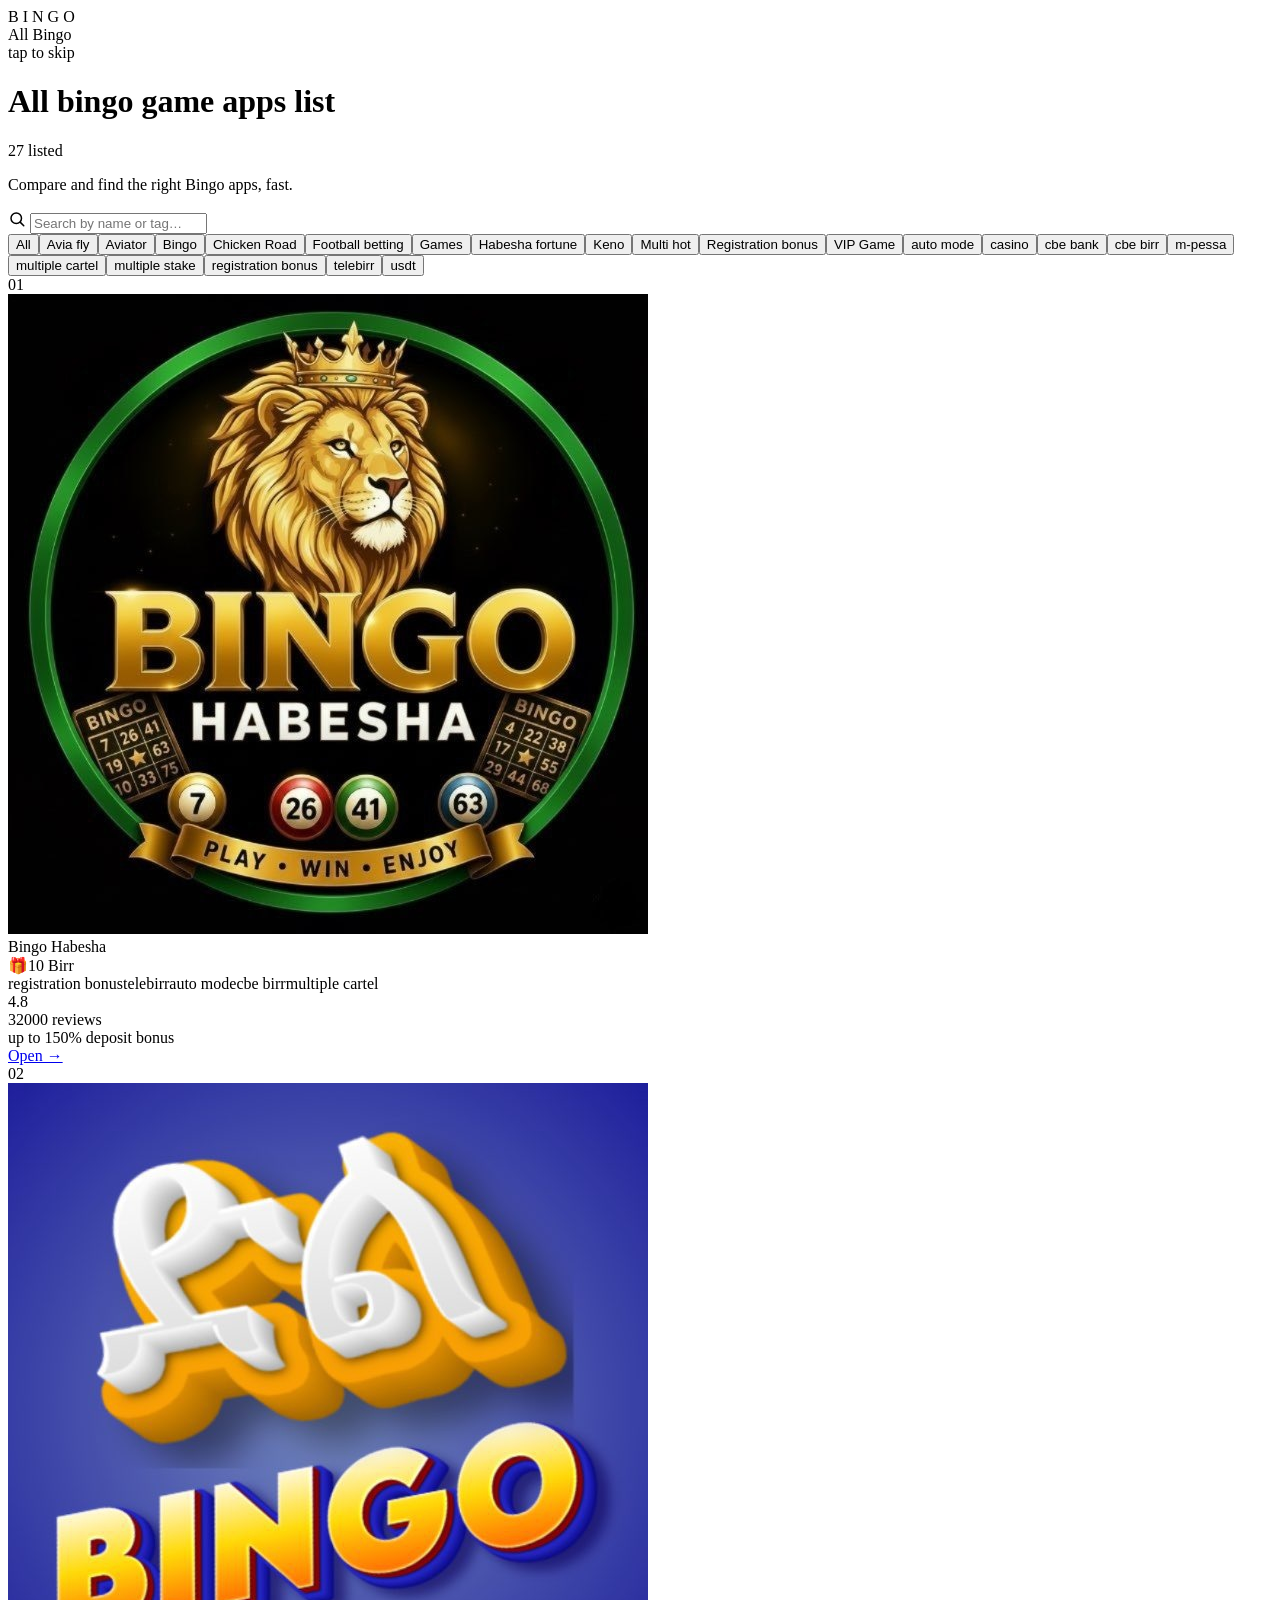
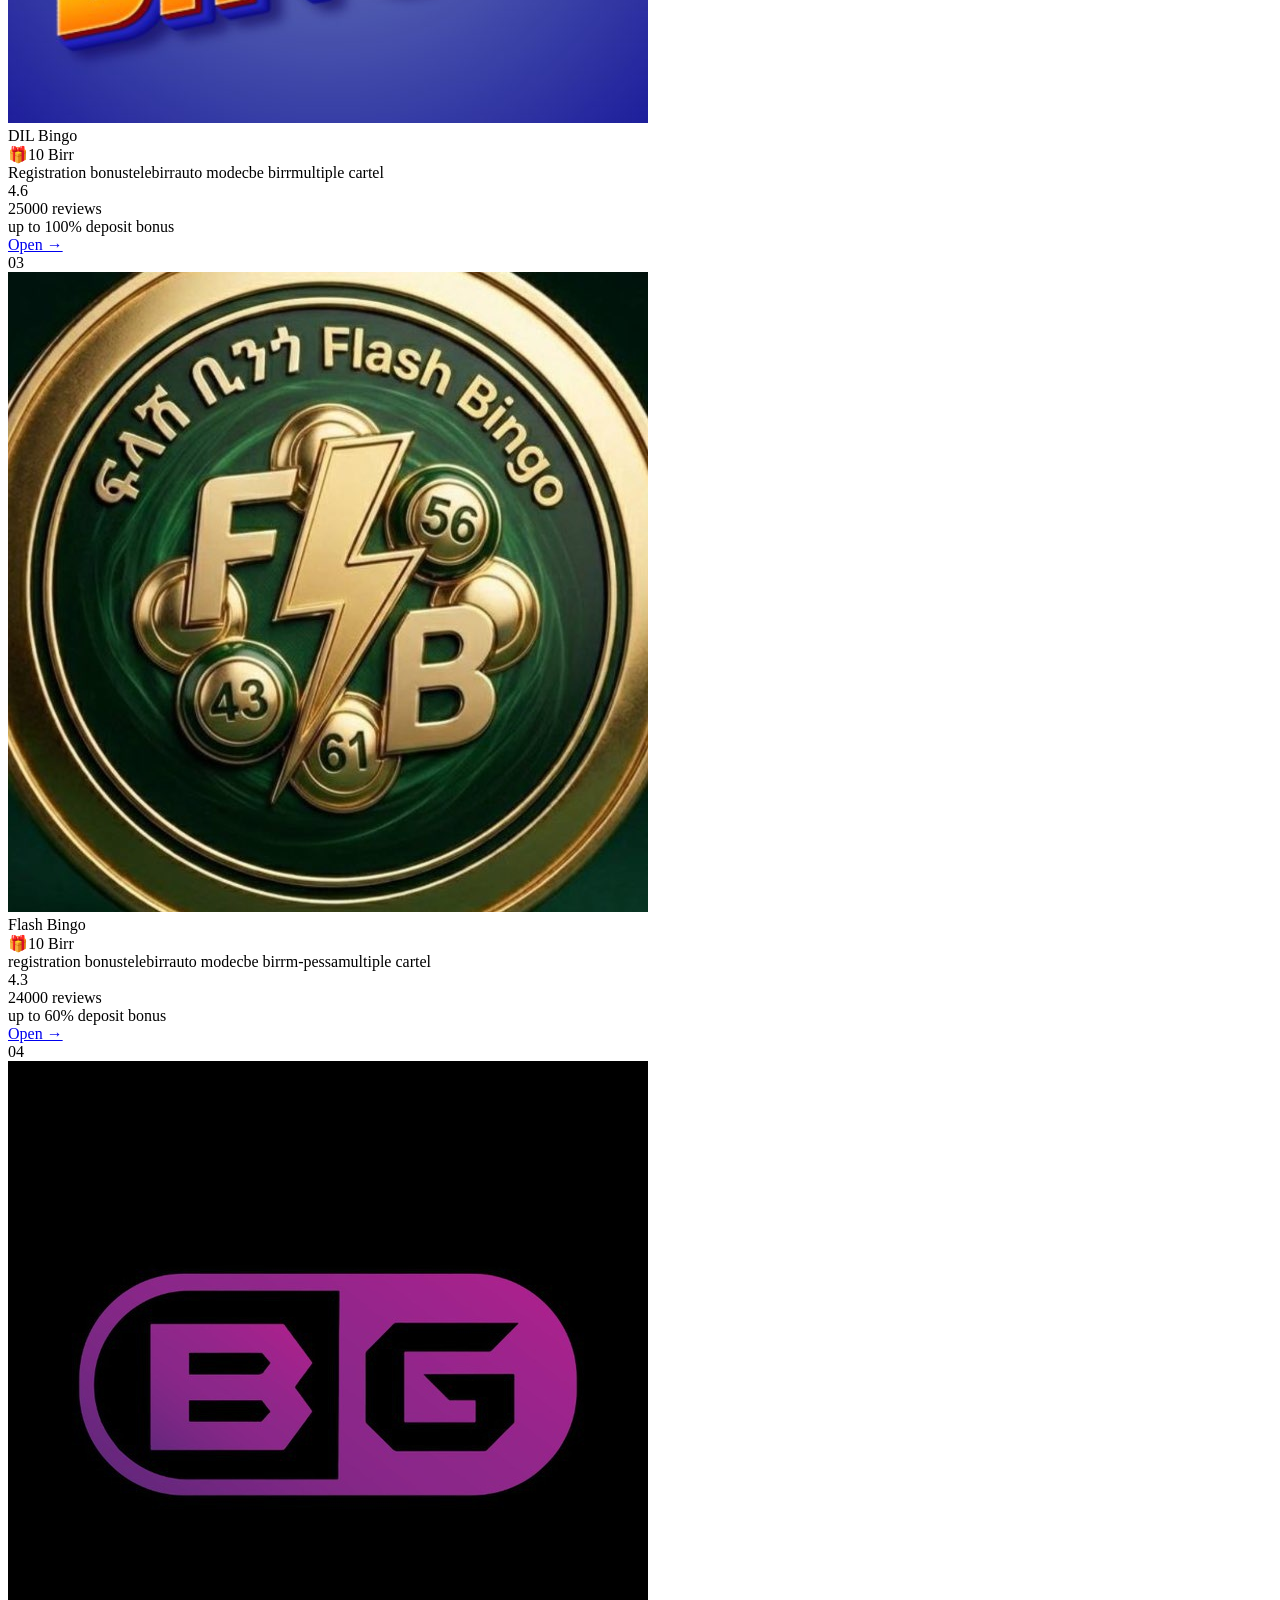
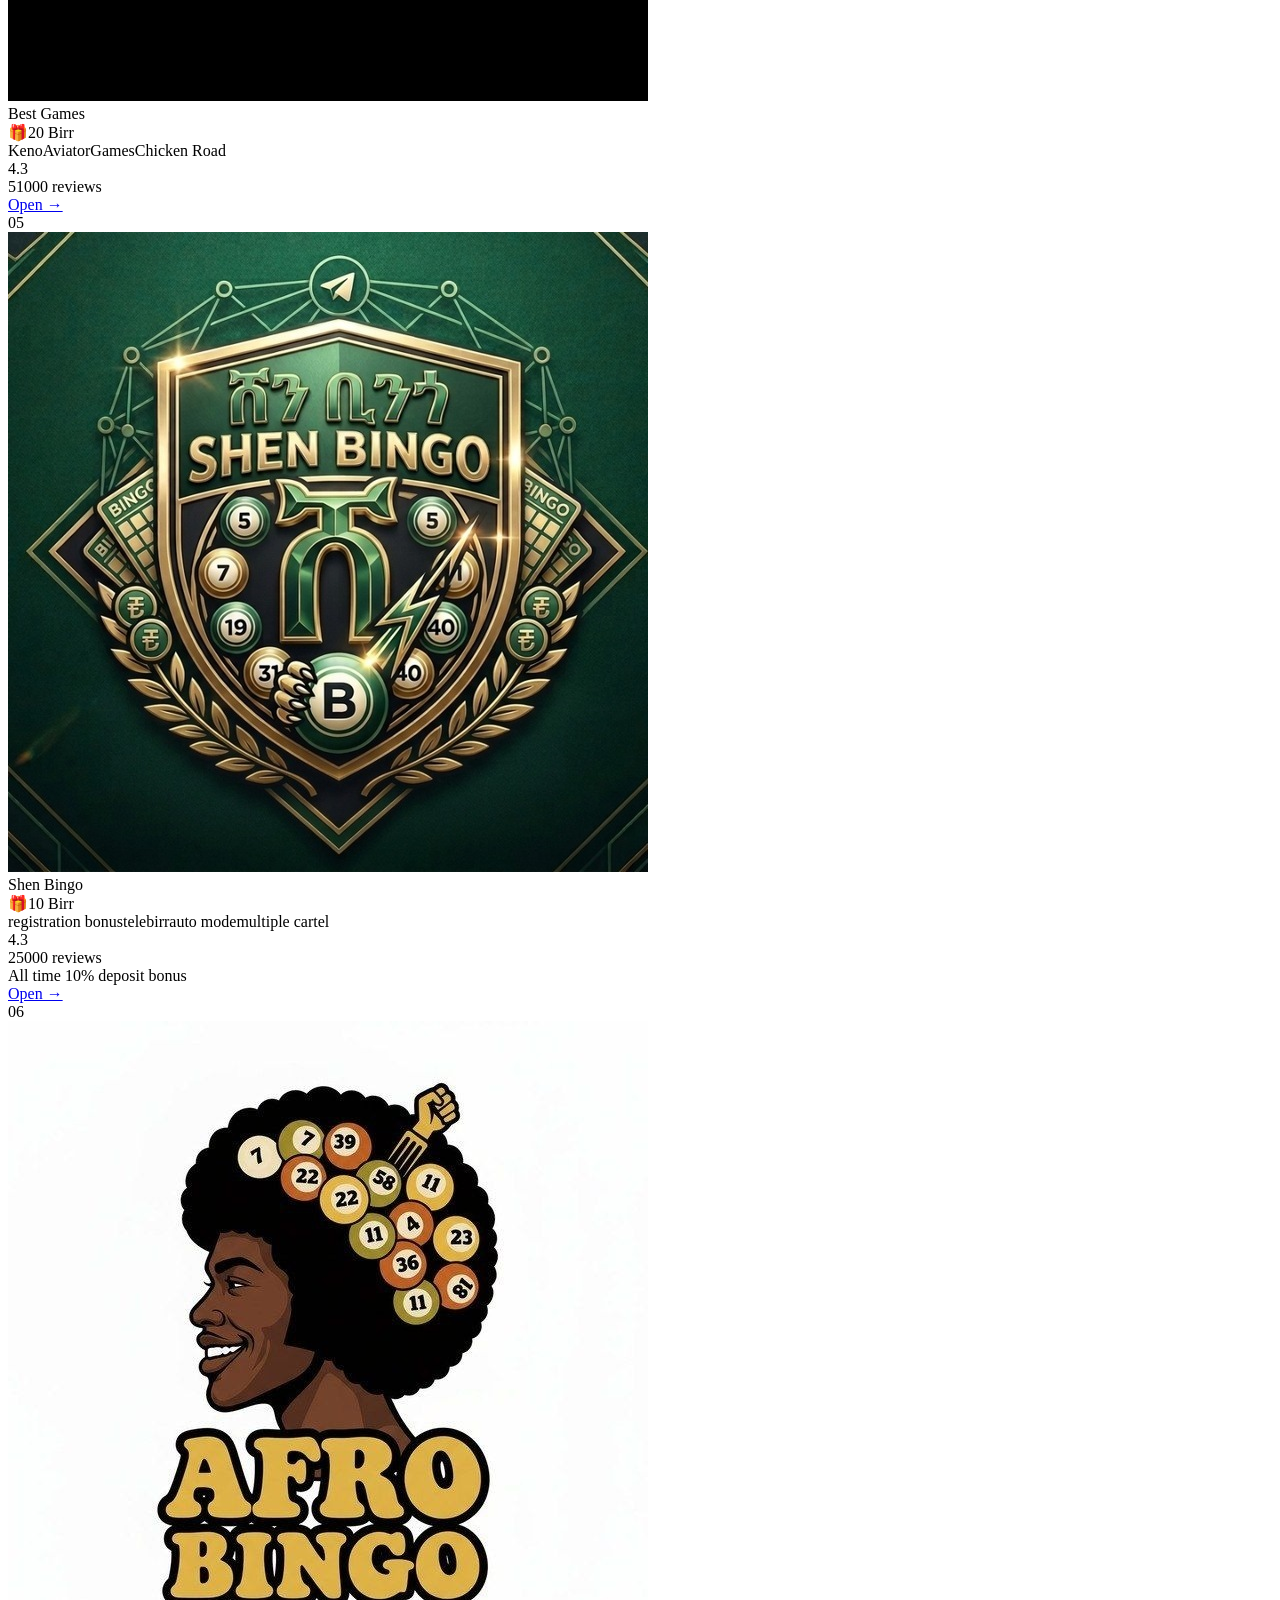
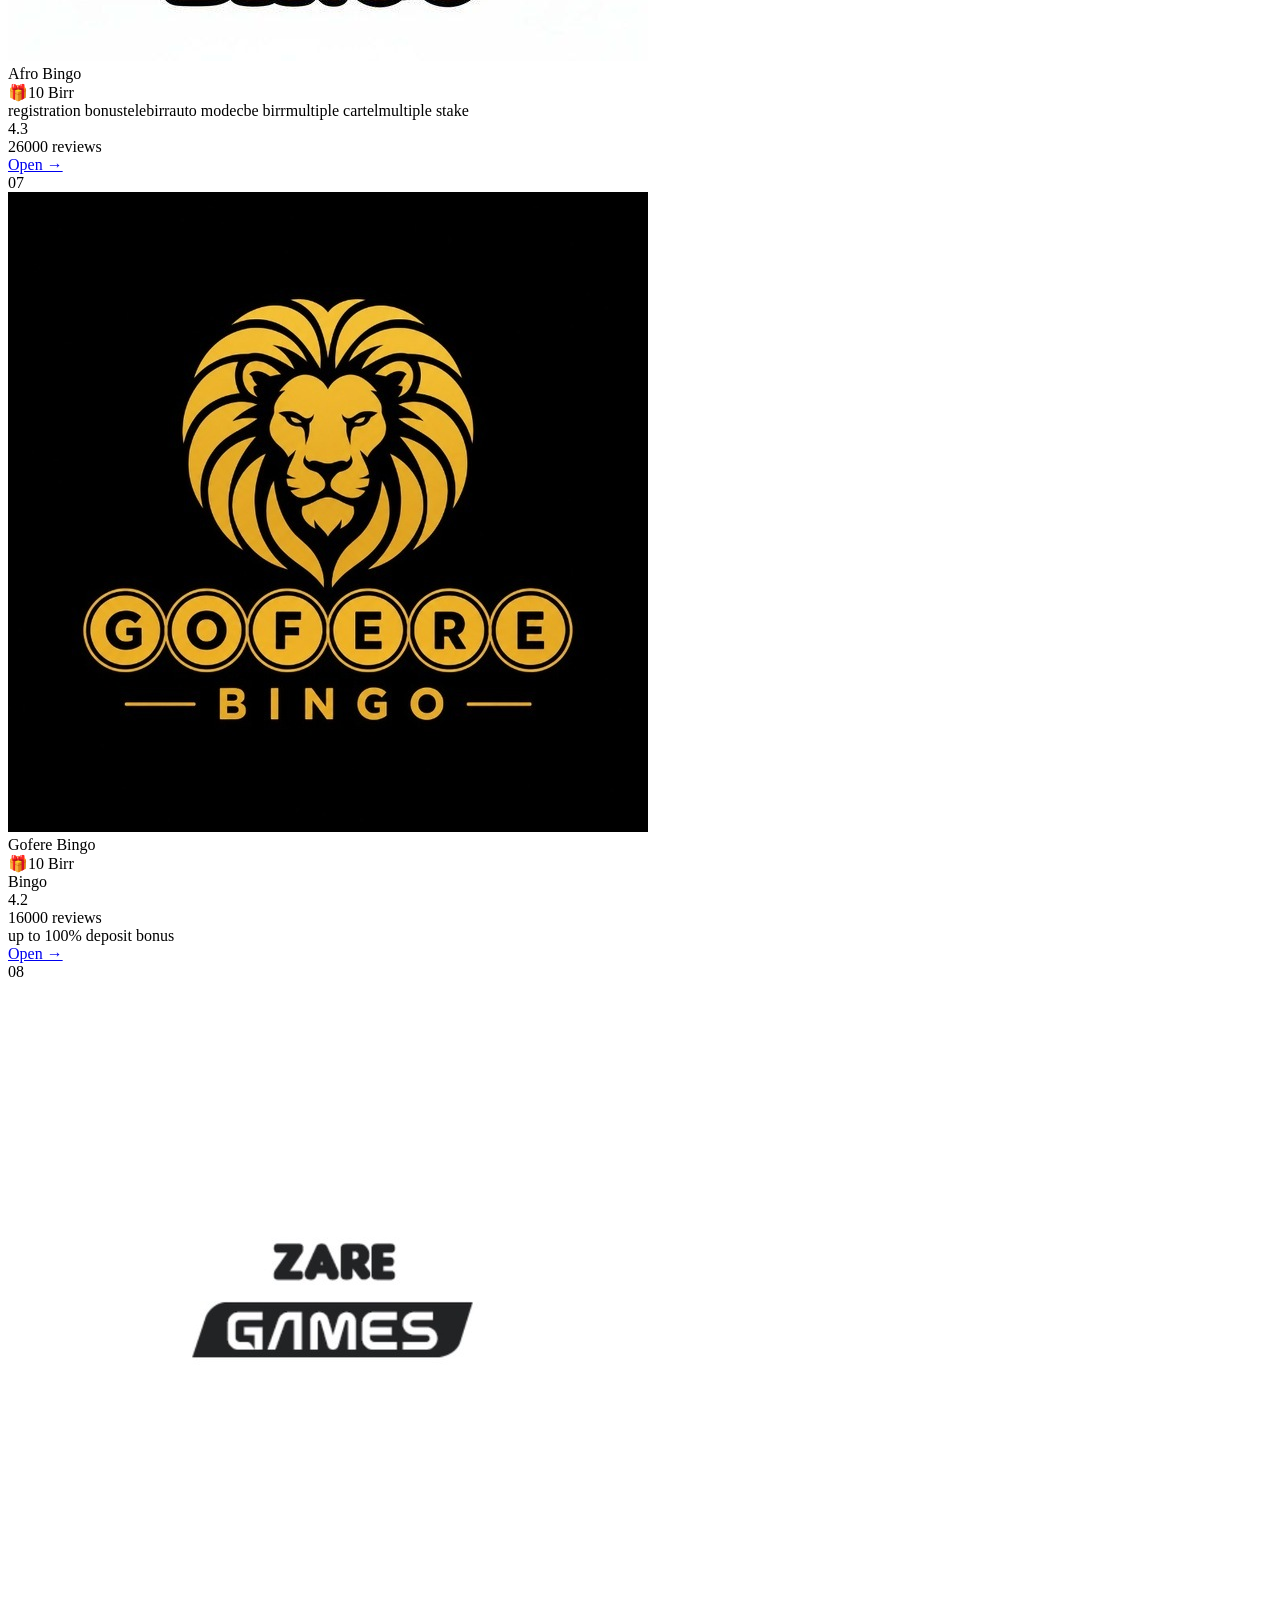
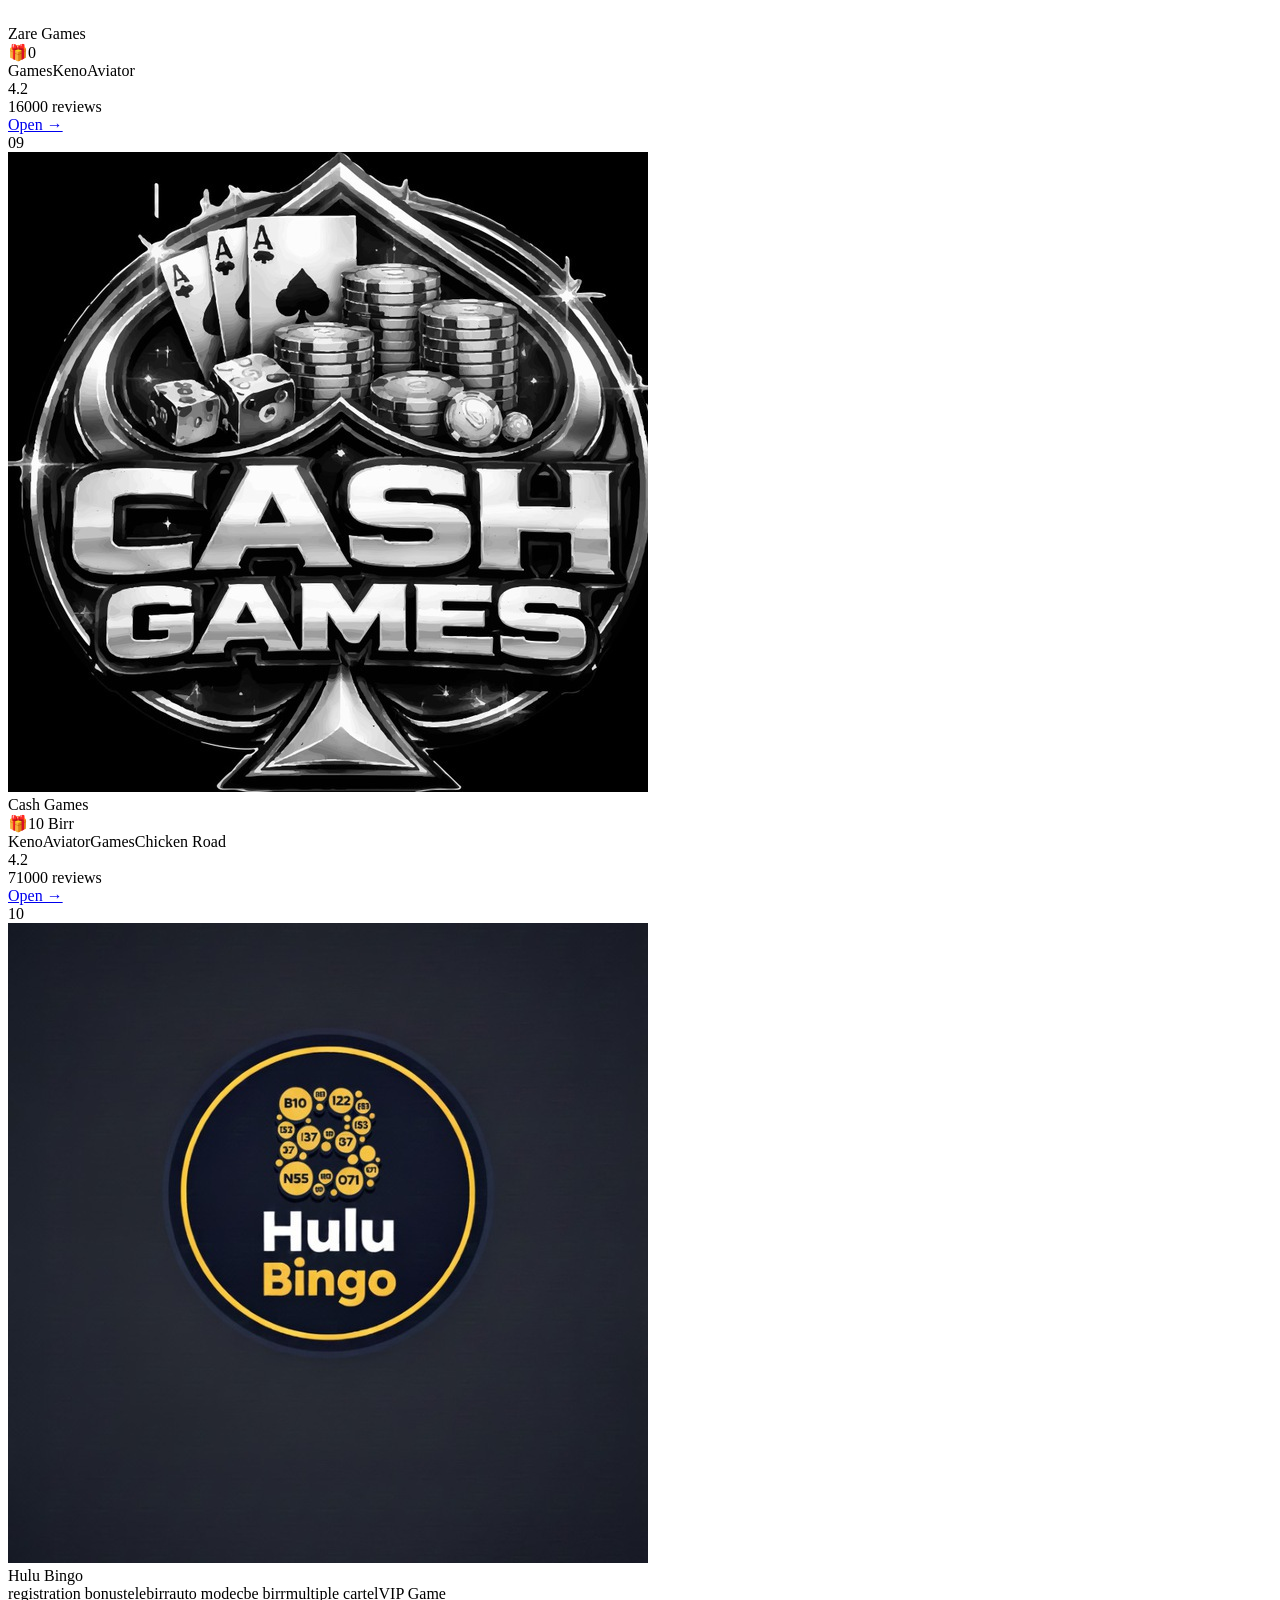
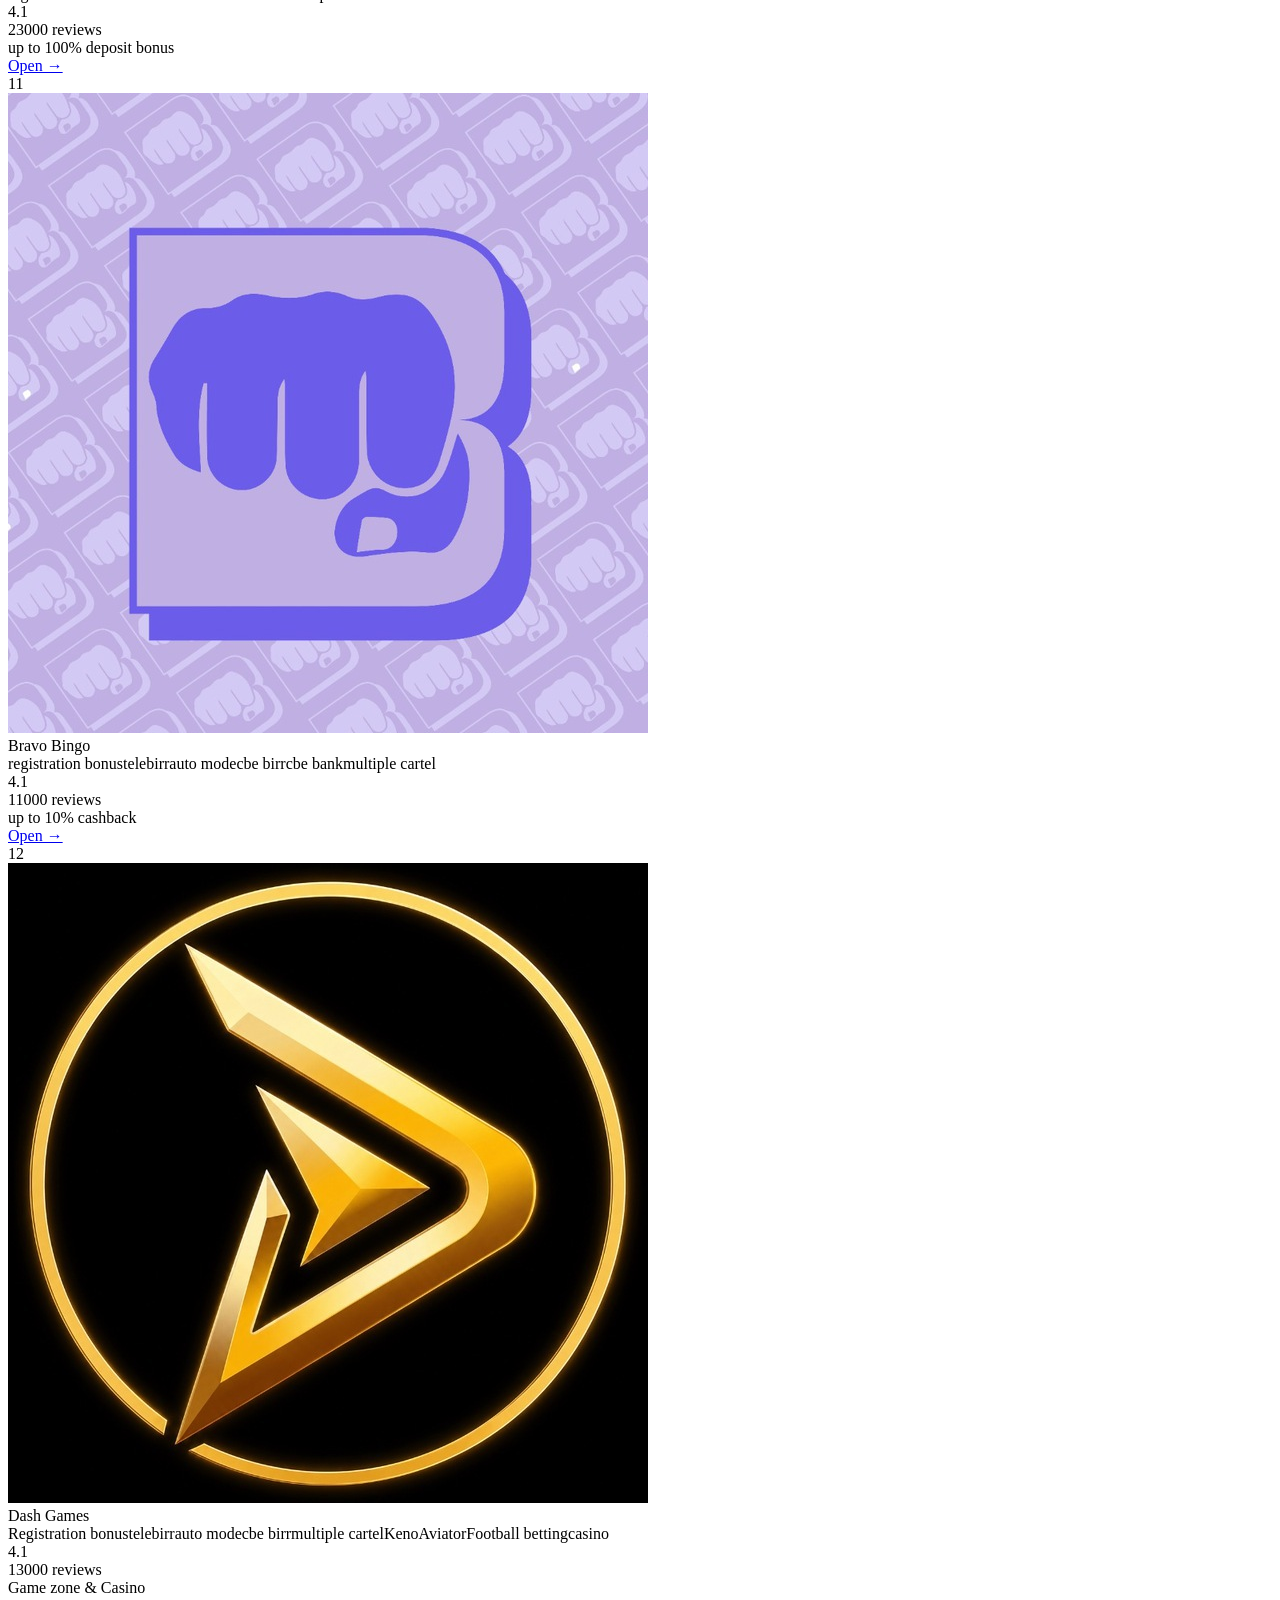
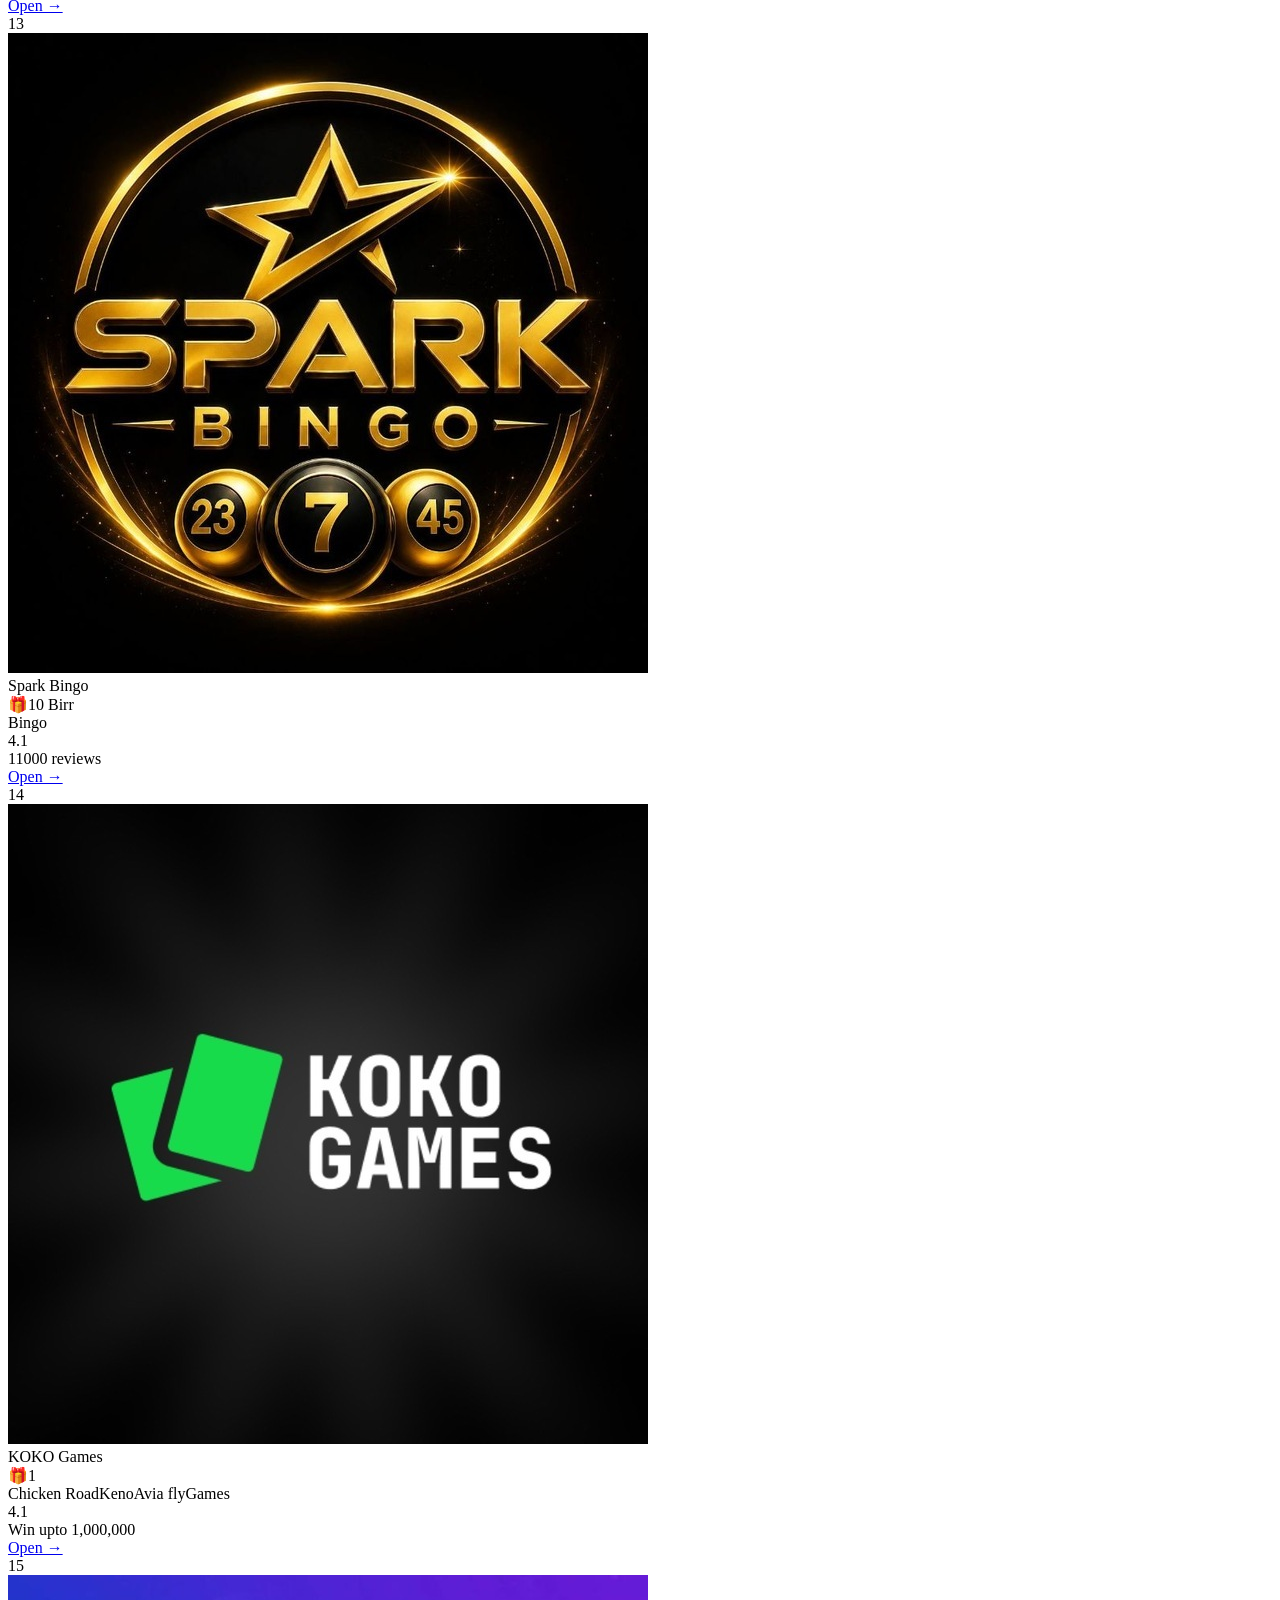
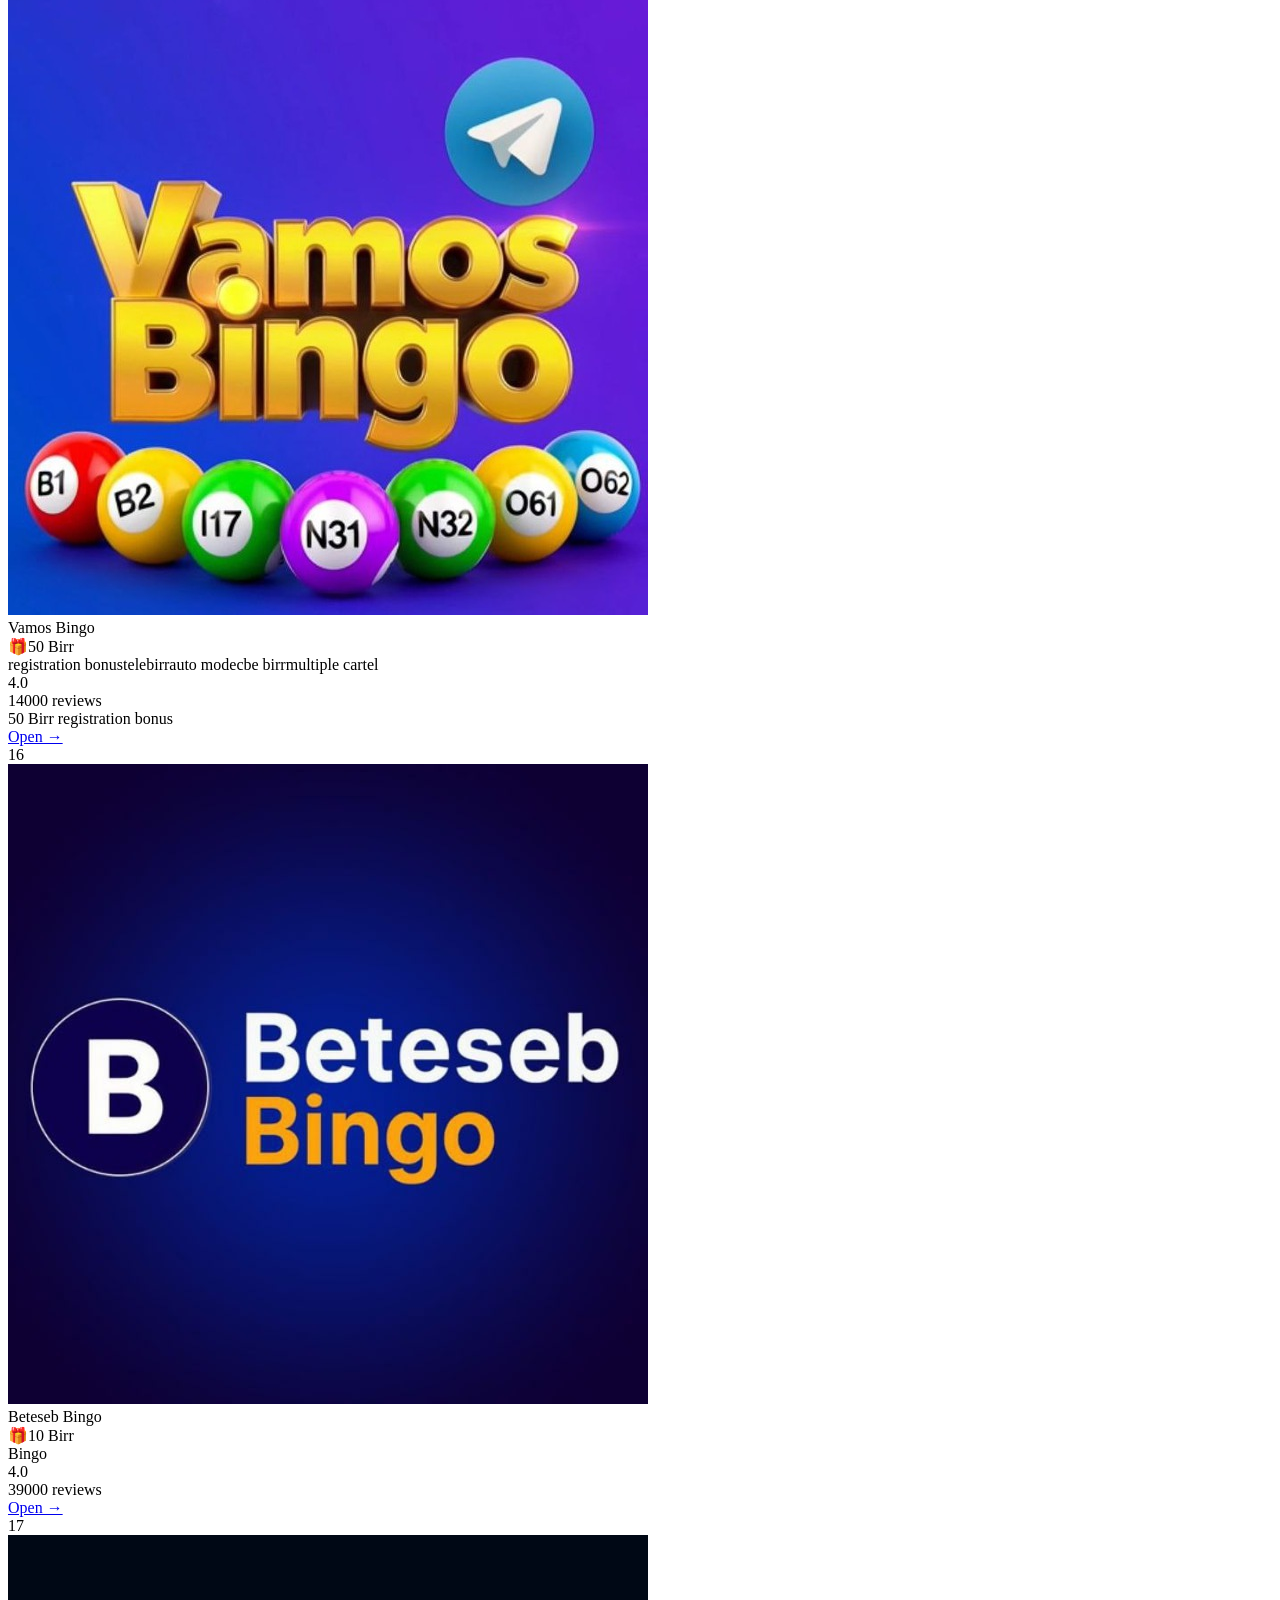
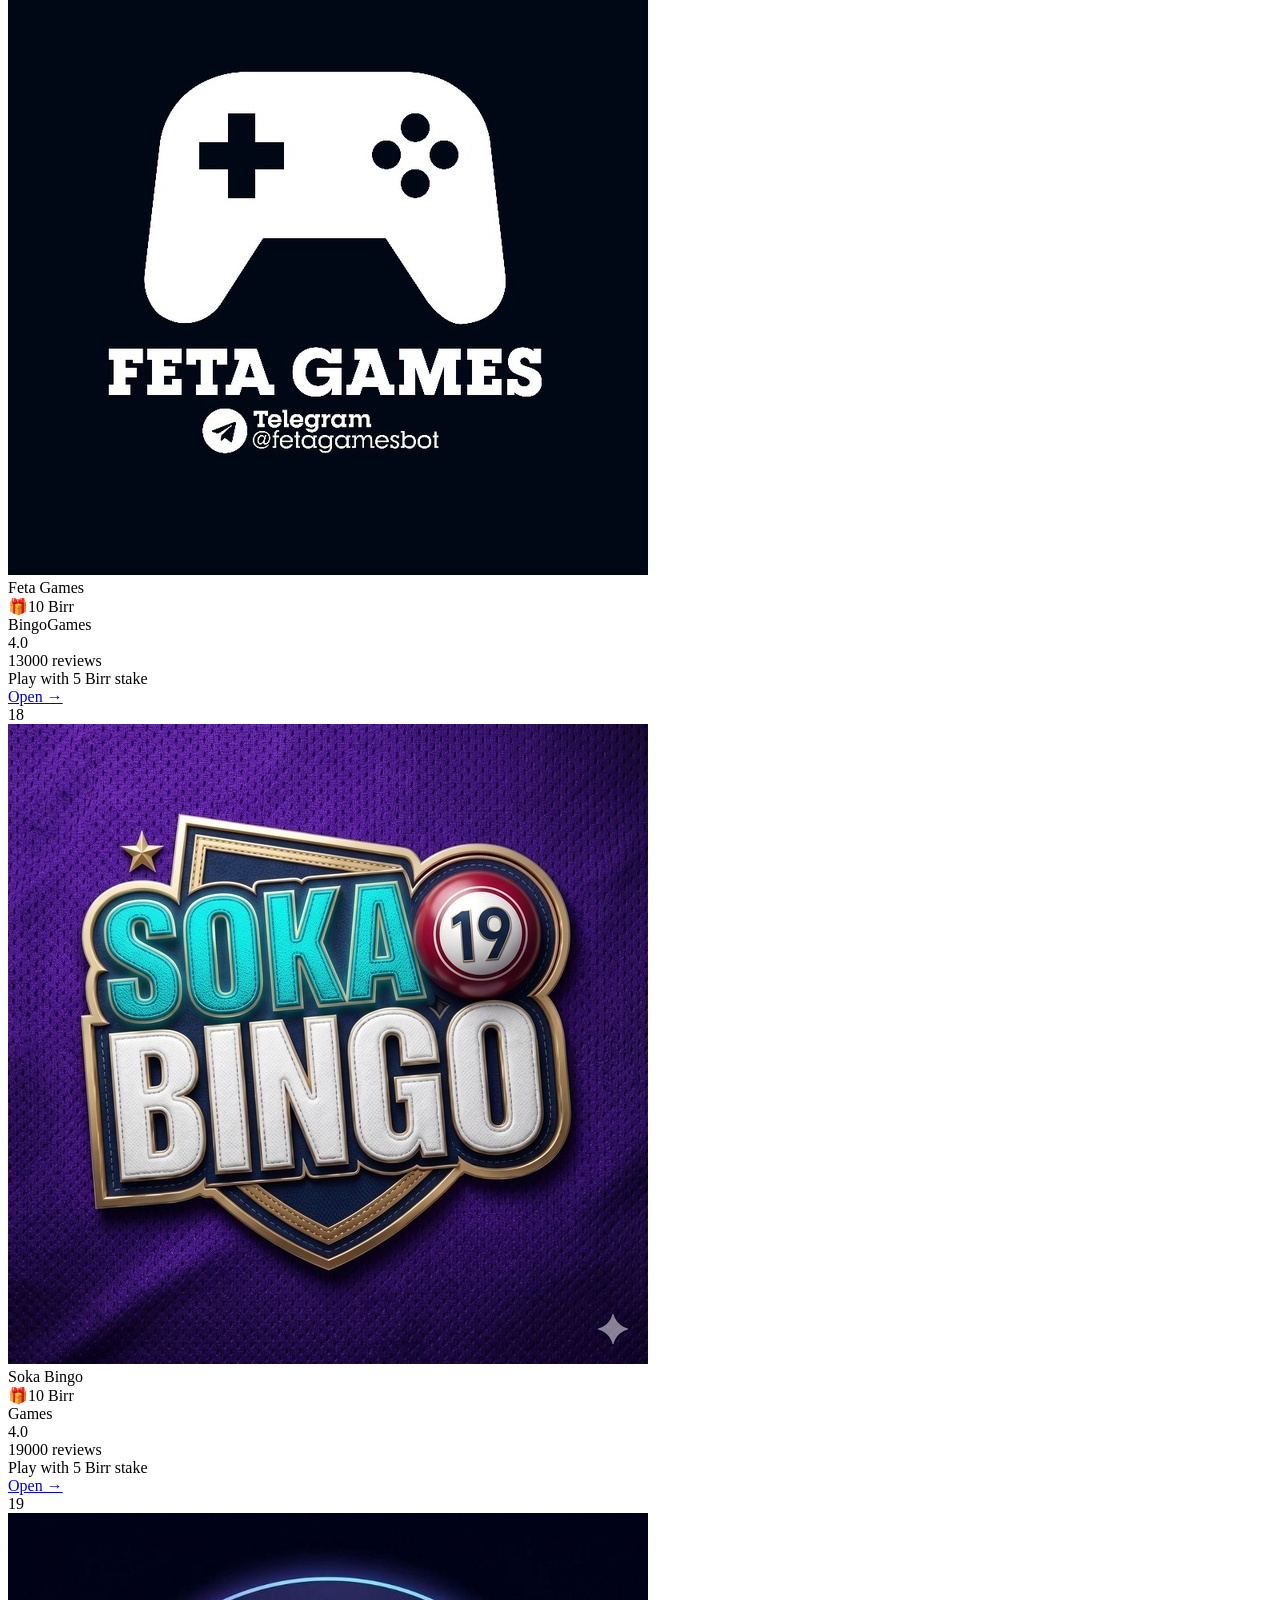
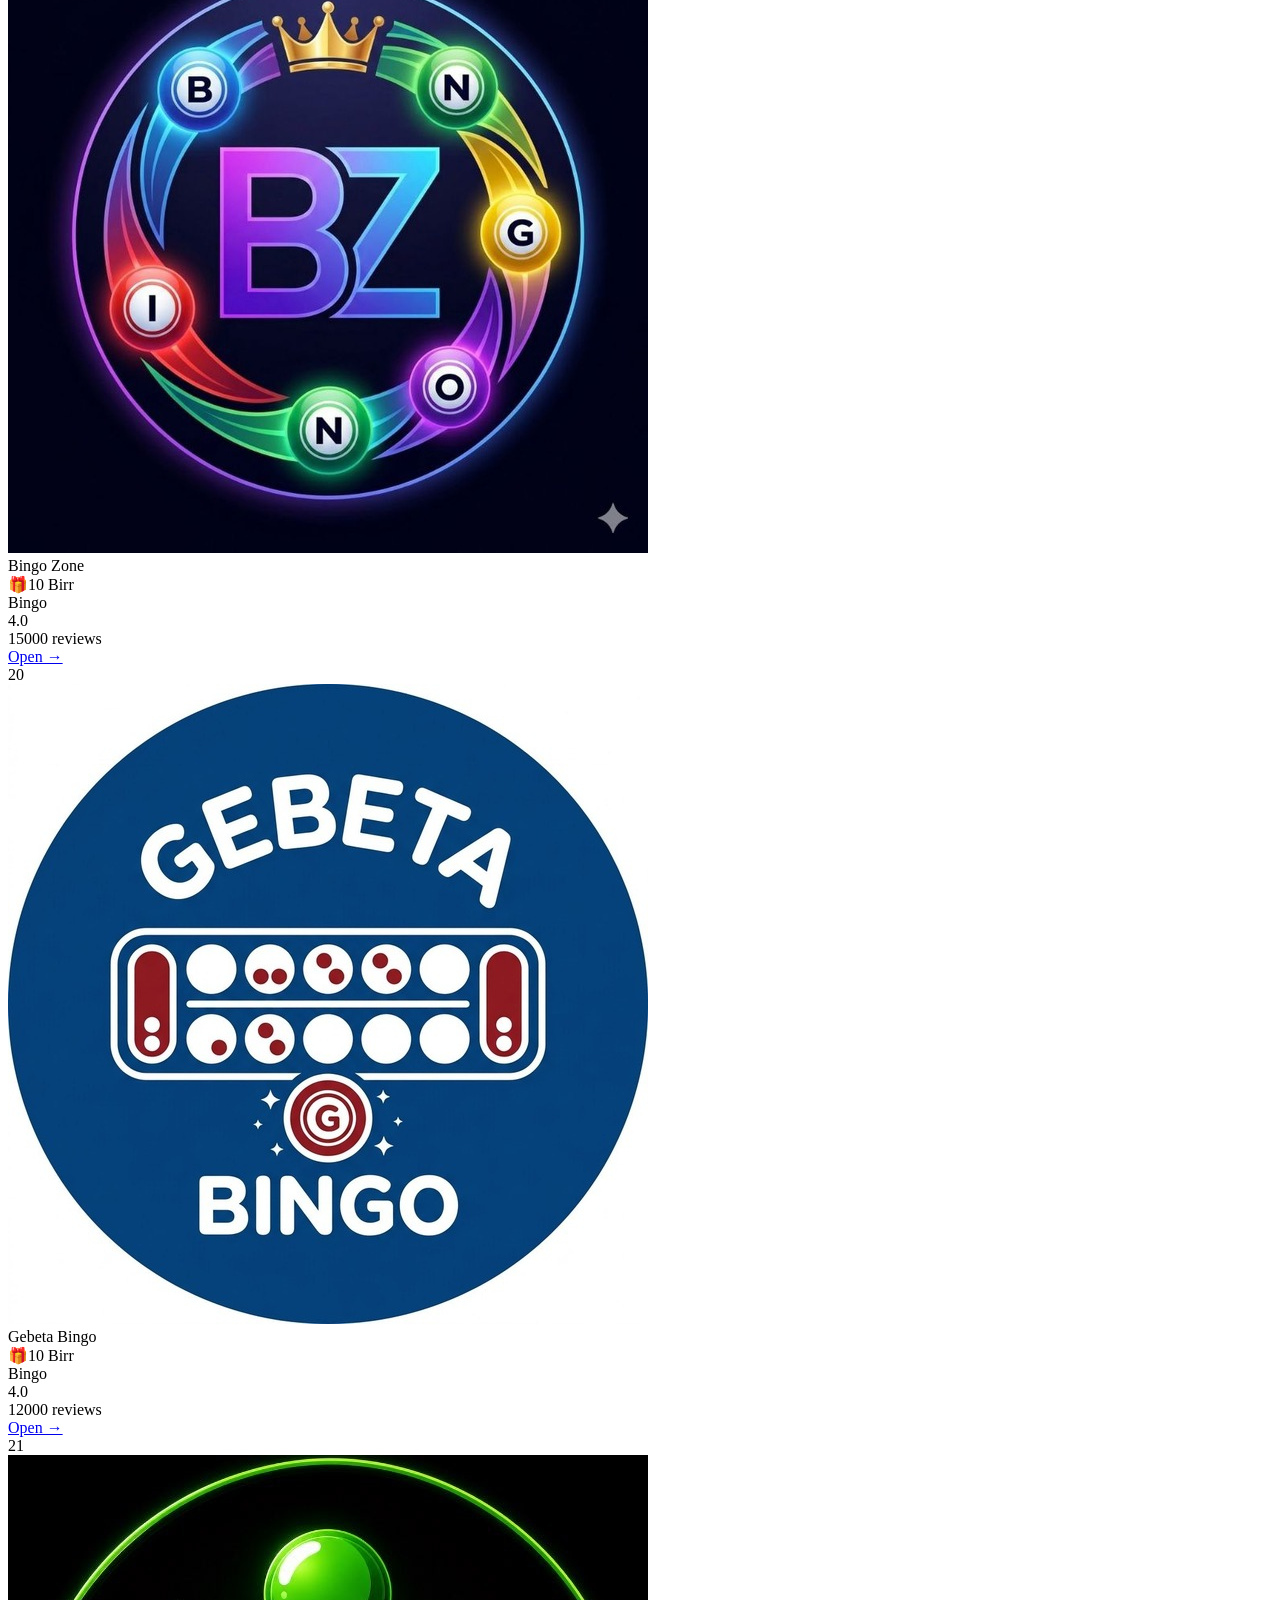
<file: index.html>
<!DOCTYPE html>
<html lang="en">
<head>
<meta charset="UTF-8" />
<meta name="viewport" content="width=device-width, initial-scale=1, maximum-scale=1, viewport-fit=cover" />
<title>All Bingo</title>

<script src="https://telegram.org/js/telegram-web-app.js"></script>

<link rel="preconnect" href="https://fonts.googleapis.com">
<link rel="preconnect" href="https://fonts.gstatic.com" crossorigin>
<link href="https://fonts.googleapis.com/css2?family=Sora:wght@500;600;700&family=Inter:wght@400;500;600&family=IBM+Plex+Mono:wght@500;600&display=swap" rel="stylesheet">

<!-- <link rel="stylesheet" href="style.css" /> -->
<!-- Temporary Mobile Console Debugger -->
<!-- <script src="https://jsdelivr.net"></script> -->
<!-- <script>eruda.init();</script> -->
  
<script async src="https://js.onclckmn.com/static/onclicka.js" data-admpid="472430"></script>  
</head>
<body>
<div id="splash" class="splash" aria-hidden="true">
  <div class="splash__balls">
    <span class="ball ball--b" style="--d:0s">B</span>
    <span class="ball ball--i" style="--d:0.12s">I</span>
    <span class="ball ball--n" style="--d:0.24s">N</span>
    <span class="ball ball--g" style="--d:0.36s">G</span>
    <span class="ball ball--o" style="--d:0.48s">O</span>
  </div>
  <div class="splash__wordmark">All <span>Bingo</span></div>
  <div class="splash__hint">tap to skip</div>
</div>

<div class="app">

  <header class="topbar">
    <div class="topbar__title-row">
      <h1 id="pageTitle" class="topbar__title">All bingo game apps list</h1>
      <span class="topbar__count"><span id="resultCount">0</span> listed</span>
    </div>
    <p id="pageSubtitle" class="topbar__subtitle">Compare and find the right Bingo apps, fast.</p>

    <div class="searchbar">
      <svg class="searchbar__icon" viewBox="0 0 24 24" width="18" height="18" aria-hidden="true">
        <circle cx="11" cy="11" r="7" fill="none" stroke="currentColor" stroke-width="2"/>
        <line x1="16.5" y1="16.5" x2="21" y2="21" stroke="currentColor" stroke-width="2" stroke-linecap="round"/>
      </svg>
      <input id="searchInput" class="searchbar__input" type="text" inputmode="search"
             placeholder="Search by name or tag…" autocomplete="off" />
      <button id="clearSearch" class="searchbar__clear" aria-label="Clear search" hidden>&times;</button>
    </div>

    <div id="tagRow" class="tagrow" role="tablist" aria-label="Filter by tag">
      <!-- tag chips injected by app.js -->
    </div>
  </header>

  <main id="list" class="list" aria-live="polite">
    <!-- rows injected by app.js -->
  <!-- banner -->
    <div data-banner="6155278"></div>
  <!-- baner -->
  </main>

  <div id="emptyState" class="empty" hidden>
    <p class="empty__title">Nothing matches</p>
    <p class="empty__sub">Try a different search term or clear filters.</p>
    <button id="resetFilters" class="empty__reset">Reset filters</button>
  </div>

</div>

<script src="app.js"></script>
</body>
</html>
</file>
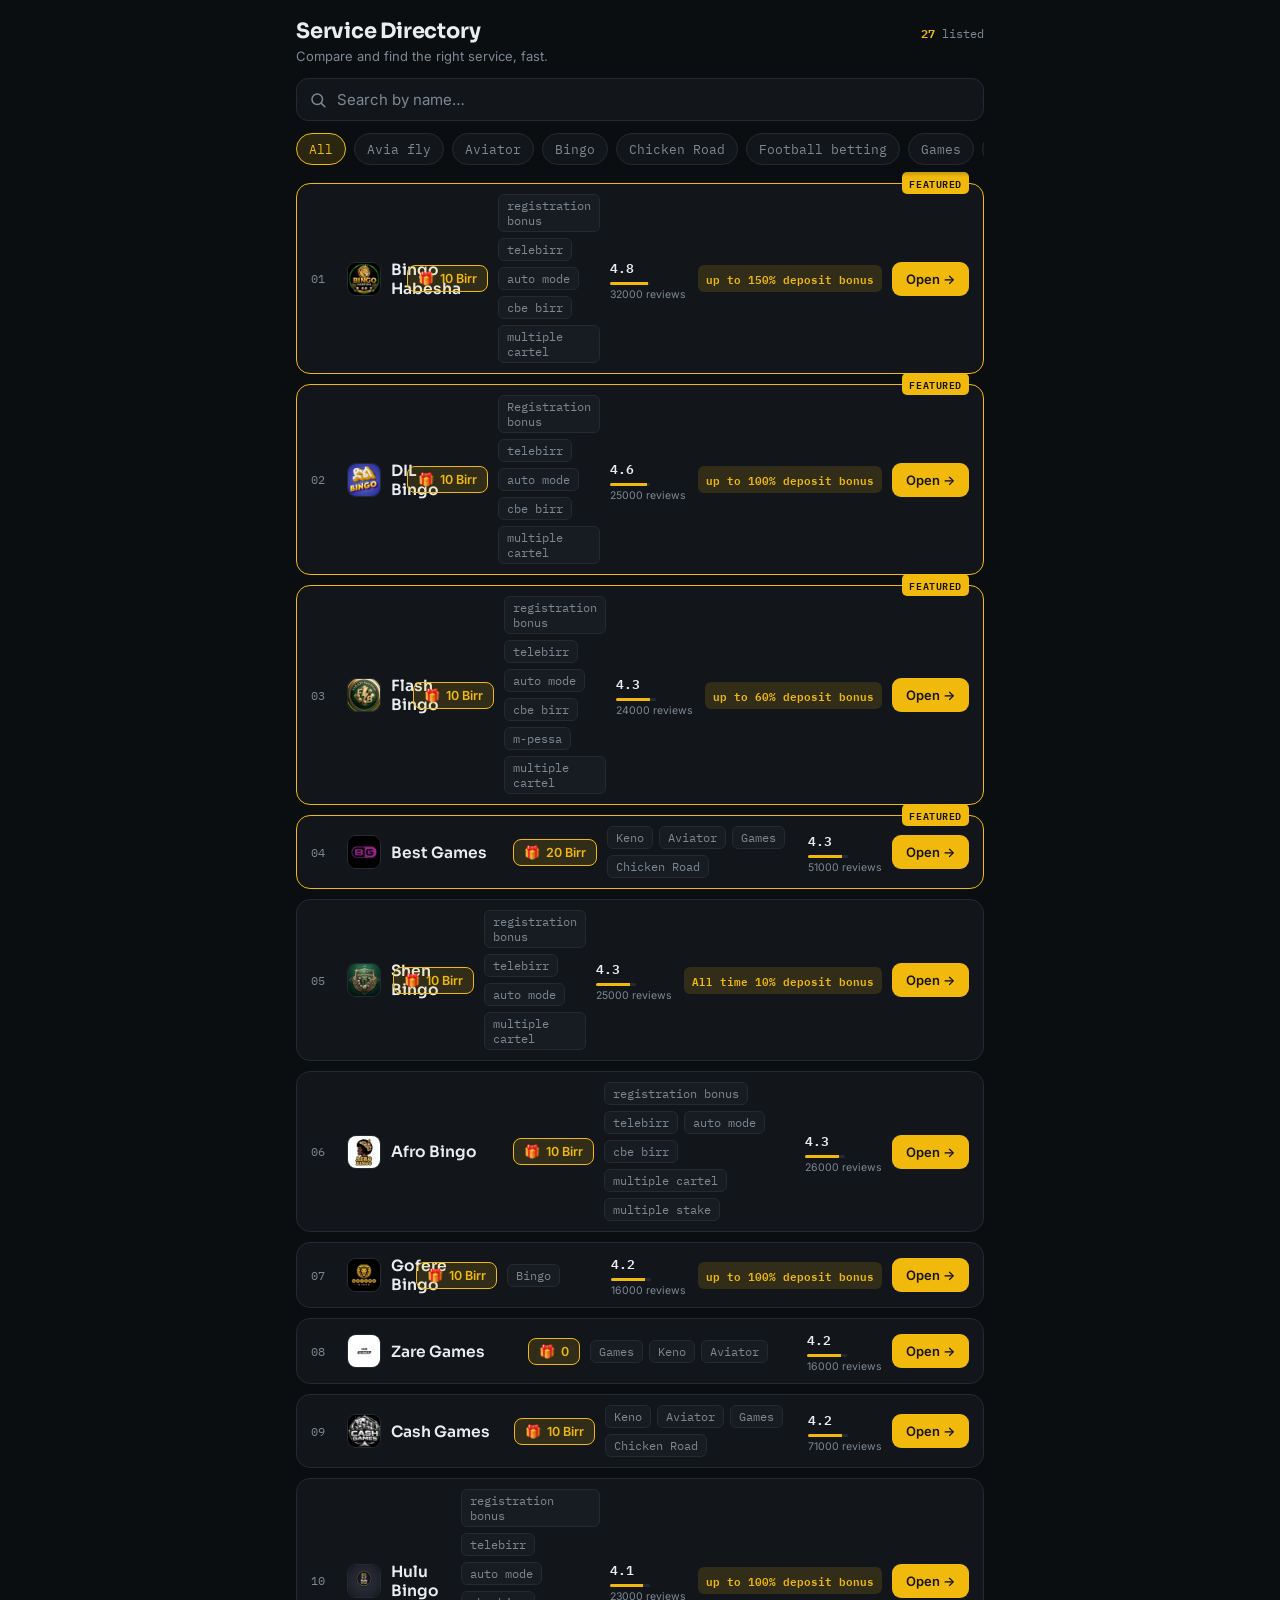
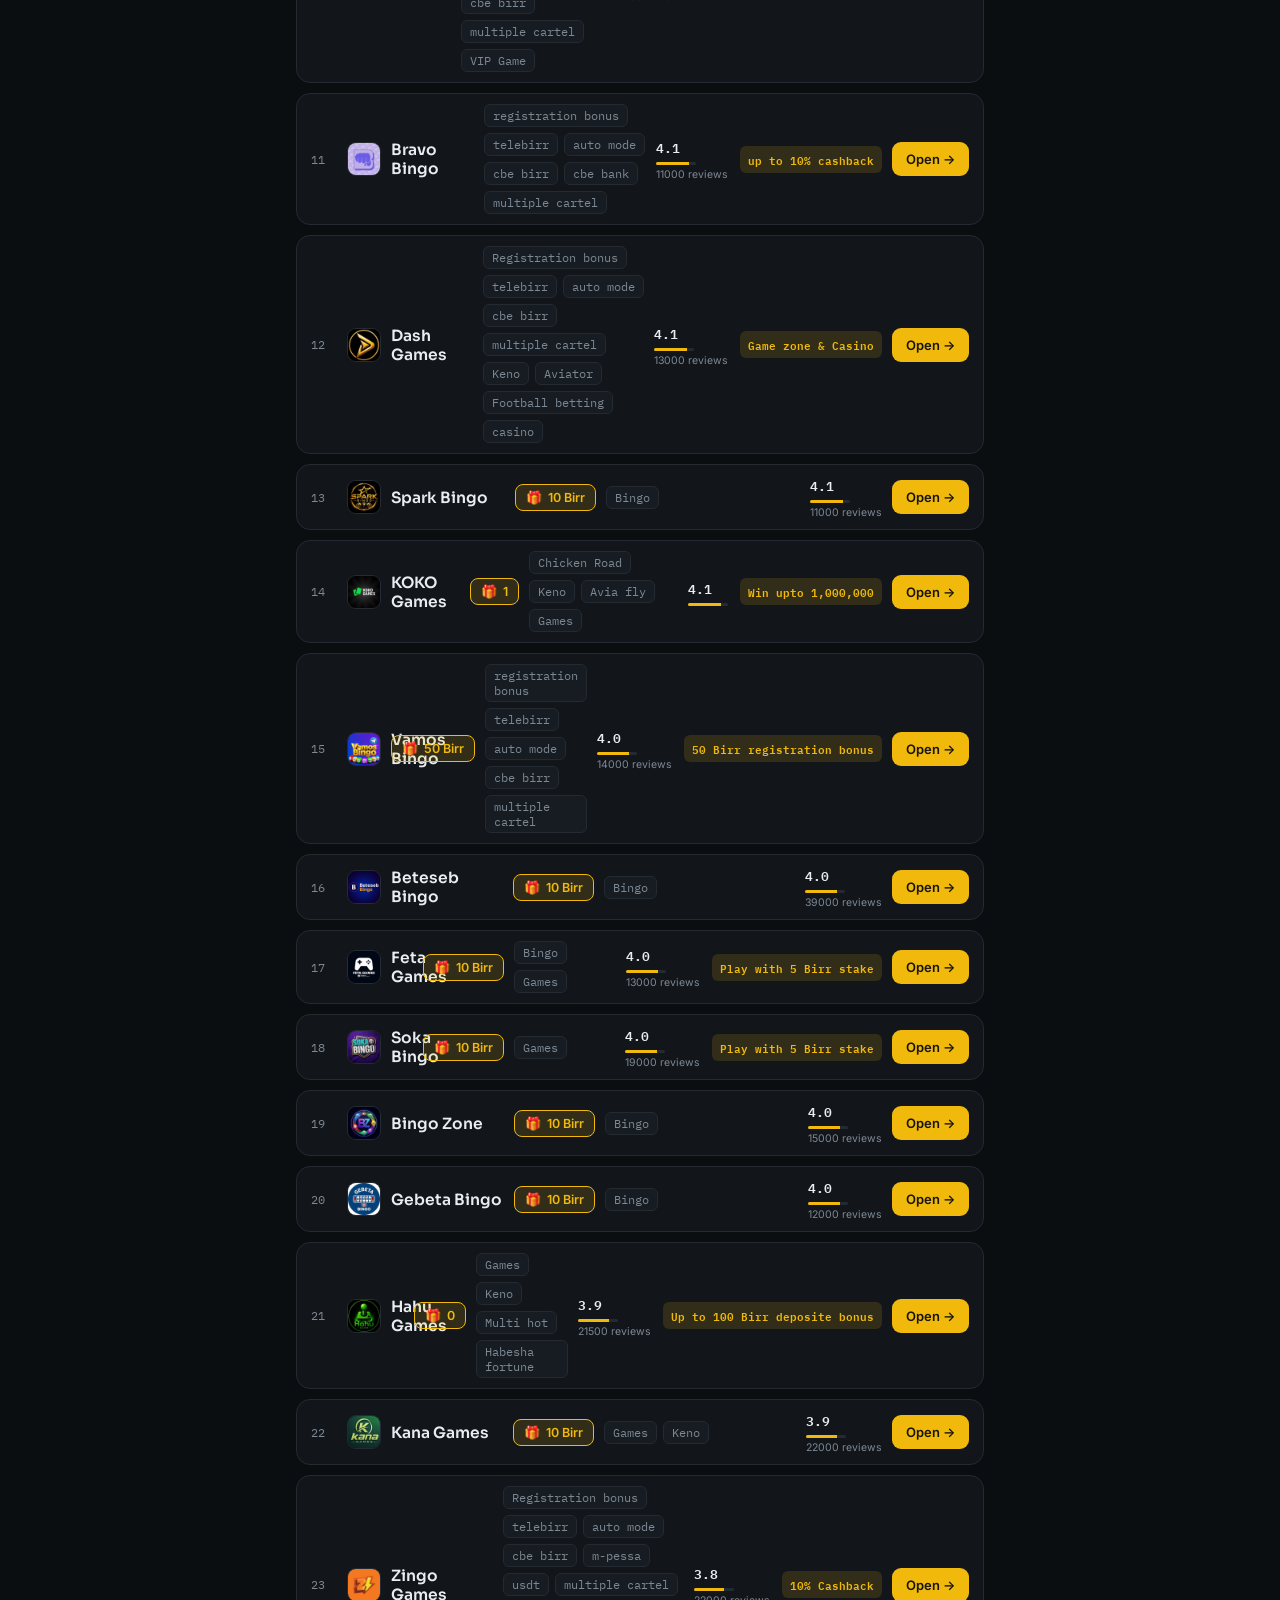
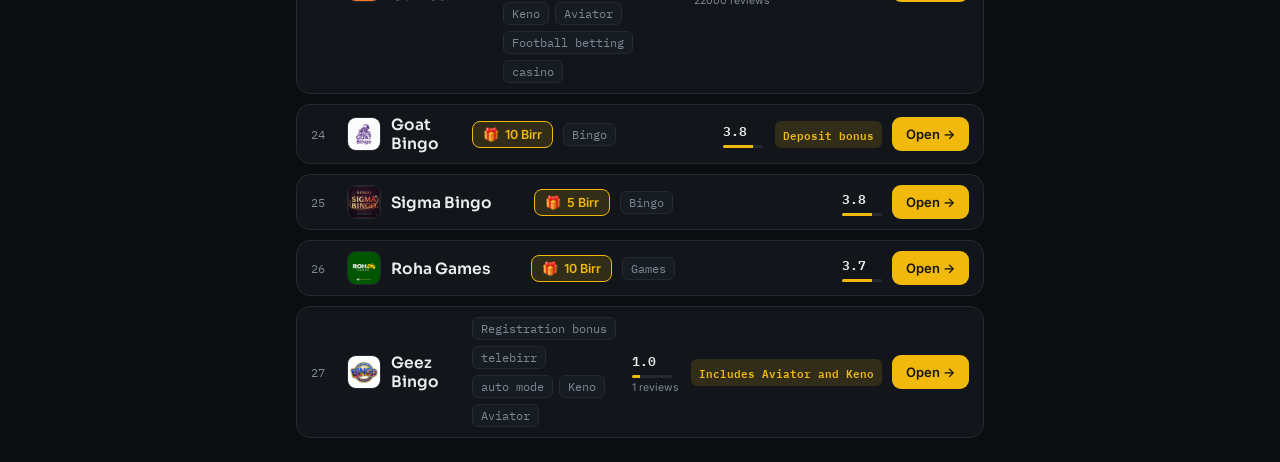
<file: index (2).html>
<!DOCTYPE html>
<html lang="en">
<head>
<meta charset="UTF-8" />
<meta name="viewport" content="width=device-width, initial-scale=1, maximum-scale=1, viewport-fit=cover" />
<title>Service Directory</title>

<script src="https://telegram.org/js/telegram-web-app.js"></script>

<link rel="preconnect" href="https://fonts.googleapis.com">
<link rel="preconnect" href="https://fonts.gstatic.com" crossorigin>
<link href="https://fonts.googleapis.com/css2?family=Sora:wght@500;600;700&family=Inter:wght@400;500;600&family=IBM+Plex+Mono:wght@500;600&display=swap" rel="stylesheet">

<link rel="stylesheet" href="style.css" />
</head>
<body>

<div class="app">

  <header class="topbar">
    <div class="topbar__title-row">
      <h1 id="pageTitle" class="topbar__title">Service Directory</h1>
      <span class="topbar__count"><span id="resultCount">0</span> listed</span>
    </div>
    <p id="pageSubtitle" class="topbar__subtitle">Compare and find the right service, fast.</p>

    <div class="searchbar">
      <svg class="searchbar__icon" viewBox="0 0 24 24" width="18" height="18" aria-hidden="true">
        <circle cx="11" cy="11" r="7" fill="none" stroke="currentColor" stroke-width="2"/>
        <line x1="16.5" y1="16.5" x2="21" y2="21" stroke="currentColor" stroke-width="2" stroke-linecap="round"/>
      </svg>
      <input id="searchInput" class="searchbar__input" type="text" inputmode="search"
             placeholder="Search by name…" autocomplete="off" />
      <button id="clearSearch" class="searchbar__clear" aria-label="Clear search" hidden>&times;</button>
    </div>

    <div id="tagRow" class="tagrow" role="tablist" aria-label="Filter by tag">
      <!-- tag chips injected by app.js -->
    </div>
  </header>

  <main id="list" class="list" aria-live="polite">
    <!-- rows injected by app.js -->
  </main>

  <div id="emptyState" class="empty" hidden>
    <p class="empty__title">Nothing matches</p>
    <p class="empty__sub">Try a different search term or clear filters.</p>
    <button id="resetFilters" class="empty__reset">Reset filters</button>
  </div>

</div>

<script src="app.js"></script>
</body>
</html>
</file>
<file: style.css>
/* ---- Tokens ---- */
:root,
html[data-theme="dark"] {
  --bg: #0B0E11;
  --surface: #12161B;
  --surface-2: #171C22;
  --border: #232A31;
  --text: #E9EDEF;
  --text-muted: #7C8894;
  --accent: #F0B90B;
  --accent-soft: rgba(240, 185, 11, 0.14);
  --accent-text-on: #17140A;
  --danger: #E5484D;
}

html[data-theme="light"] {
  --bg: #F6F5F2;
  --surface: #FFFFFF;
  --surface-2: #FBFAF7;
  --border: #E3E0D8;
  --text: #17181A;
  --text-muted: #6B6F76;
  --accent: #B5810A;
  --accent-soft: rgba(181, 129, 10, 0.12);
  --accent-text-on: #FFFFFF;
  --danger: #C4322C;
}

* { box-sizing: border-box; }

html, body {
  margin: 0;
  padding: 0;
  background: var(--bg);
  color: var(--text);
}

body {
  font-family: 'Inter', system-ui, sans-serif;
  -webkit-font-smoothing: antialiased;
  padding-bottom: 24px;
}

.app { max-width: 720px; margin: 0 auto; }

/* ---- Splash screen ---- */
.splash {
  position: fixed;
  inset: 0;
  z-index: 999;
  background: var(--bg);
  display: flex;
  flex-direction: column;
  align-items: center;
  justify-content: center;
  gap: 20px;
  overflow: hidden;
  transition: opacity .45s ease, transform .45s ease;
}

.splash::before {
  content: "";
  position: absolute;
  width: 260px;
  height: 260px;
  border-radius: 50%;
  background: radial-gradient(circle, var(--accent-soft), transparent 70%);
  animation: splashGlow 2.4s ease-in-out infinite;
}

.splash--hide {
  opacity: 0;
  transform: scale(1.03);
  pointer-events: none;
}

.splash__balls {
  display: flex;
  gap: 10px;
  position: relative;
  z-index: 1;
}

.ball {
  width: 46px;
  height: 46px;
  border-radius: 50%;
  display: flex;
  align-items: center;
  justify-content: center;
  font-family: 'Sora', sans-serif;
  font-weight: 700;
  font-size: 18px;
  color: #17140A;
  opacity: 0;
  box-shadow: 0 6px 14px rgba(0, 0, 0, .35);
  animation: ballDrop .6s cubic-bezier(.34, 1.56, .64, 1) forwards;
  animation-delay: var(--d);
}

.ball--b, .ball--n { background: var(--accent); }
.ball--i, .ball--o { background: #2DD4BF; }
.ball--g { background: #FF7A59; }

@keyframes ballDrop {
  0%   { opacity: 0; transform: translateY(-140px) rotate(-25deg) scale(.6); }
  60%  { opacity: 1; transform: translateY(6px) rotate(6deg) scale(1.05); }
  80%  { transform: translateY(-4px) rotate(-2deg) scale(.98); }
  100% { opacity: 1; transform: translateY(0) rotate(0) scale(1); }
}

.splash__wordmark {
  position: relative;
  z-index: 1;
  font-family: 'Sora', sans-serif;
  font-weight: 700;
  font-size: 26px;
  letter-spacing: -0.01em;
  color: var(--text);
  opacity: 0;
  transform: translateY(10px);
  animation: splashWordIn .5s ease forwards;
  animation-delay: .78s;
}

.splash__wordmark span { color: var(--accent); }

@keyframes splashWordIn { to { opacity: 1; transform: none; } }

.splash__hint {
  position: relative;
  z-index: 1;
  font-family: 'IBM Plex Mono', monospace;
  font-size: 11px;
  color: var(--text-muted);
  opacity: 0;
  animation: splashHintIn .4s ease forwards;
  animation-delay: 1.3s;
}

@keyframes splashHintIn { to { opacity: .7; } }

@keyframes splashGlow {
  0%, 100% { opacity: .5; transform: scale(1); }
  50%      { opacity: 1; transform: scale(1.15); }
}

/* ---- Topbar ---- */
.topbar {
  position: sticky;
  top: 0;
  z-index: 10;
  background: linear-gradient(to bottom, var(--bg) 85%, transparent);
  padding: 18px 16px 10px;
}

.topbar__title-row {
  display: flex;
  align-items: baseline;
  justify-content: space-between;
  gap: 8px;
}

.topbar__title {
  font-family: 'Sora', sans-serif;
  font-weight: 700;
  font-size: 21px;
  letter-spacing: -0.01em;
  margin: 0;
}

.topbar__count {
  font-family: 'IBM Plex Mono', monospace;
  font-size: 12px;
  color: var(--text-muted);
  white-space: nowrap;
}

.topbar__count #resultCount {
  color: var(--accent);
  font-weight: 600;
}

.topbar__subtitle {
  margin: 4px 0 14px;
  font-size: 13px;
  color: var(--text-muted);
}

/* ---- Search ---- */
.searchbar {
  display: flex;
  align-items: center;
  gap: 8px;
  background: var(--surface);
  border: 1px solid var(--border);
  border-radius: 12px;
  padding: 10px 12px;
}

.searchbar__icon { color: var(--text-muted); flex-shrink: 0; }

.searchbar__input {
  flex: 1;
  border: none;
  background: transparent;
  color: var(--text);
  font-family: 'Inter', sans-serif;
  font-size: 15px;
  outline: none;
  min-width: 0;
}

.searchbar__input::placeholder { color: var(--text-muted); }

.searchbar__clear {
  border: none;
  background: var(--border);
  color: var(--text-muted);
  width: 20px;
  height: 20px;
  border-radius: 50%;
  font-size: 14px;
  line-height: 1;
  cursor: pointer;
  flex-shrink: 0;
}

/* ---- Tag filter row ---- */
.tagrow {
  display: flex;
  gap: 8px;
  overflow-x: auto;
  margin-top: 12px;
  padding-bottom: 2px;
  scrollbar-width: none;
}
.tagrow::-webkit-scrollbar { display: none; }

.chip {
  flex-shrink: 0;
  font-family: 'IBM Plex Mono', monospace;
  font-size: 12.5px;
  padding: 7px 12px;
  border-radius: 999px;
  border: 1px solid var(--border);
  background: var(--surface);
  color: var(--text-muted);
  cursor: pointer;
  white-space: nowrap;
  transition: border-color .15s, color .15s, background .15s;
}

.chip[aria-selected="true"] {
  border-color: var(--accent);
  color: var(--accent);
  background: var(--accent-soft);
}

/* ---- List / rows ---- */
.list { padding: 6px 16px 0; display: flex; flex-direction: column; gap: 10px; }

.row {
  position: relative;
  background: var(--surface);
  border: 1px solid var(--border);
  border-radius: 14px;
  padding: 12px 14px;
  display: flex;
  flex-direction: column;
  gap: 10px;
  animation: fadeIn .2s ease;
}

.row--featured { border-color: var(--accent); }

.row--featured::before {
  content: "FEATURED";
  position: absolute;
  top: -1px;
  right: 14px;
  transform: translateY(-50%);
  background: var(--accent);
  color: var(--accent-text-on);
  font-family: 'IBM Plex Mono', monospace;
  font-size: 9.5px;
  font-weight: 600;
  letter-spacing: .06em;
  padding: 2px 7px;
  border-radius: 5px;
}

@keyframes fadeIn { from { opacity: 0; transform: translateY(3px); } to { opacity: 1; transform: none; } }

.row__top { display: flex; align-items: center; gap: 10px; }

.row__rank {
  font-family: 'IBM Plex Mono', monospace;
  font-size: 12px;
  color: var(--text-muted);
  width: 26px;
  flex-shrink: 0;
}

.row__logo {
  width: 34px;
  height: 34px;
  border-radius: 9px;
  background: var(--surface-2);
  border: 1px solid var(--border);
  flex-shrink: 0;
  display: flex;
  align-items: center;
  justify-content: center;
  font-family: 'Sora', sans-serif;
  font-weight: 600;
  font-size: 14px;
  color: var(--text-muted);
  overflow: hidden;
}

.row__logo img { width: 100%; height: 100%; object-fit: cover; }

.row__name {
  font-family: 'Sora', sans-serif;
  font-weight: 600;
  font-size: 15.5px;
  flex: 1;
  min-width: 0;
}

.row__bonus {
  display: flex;
  align-items: center;
  gap: 6px;
  margin-left: 36px;
  font-family: 'Inter', sans-serif;
  font-size: 12.5px;
  font-weight: 600;
  color: var(--accent);
  background: var(--accent-soft);
  border: 1px solid var(--accent);
  padding: 5px 10px;
  border-radius: 8px;
  width: fit-content;
}

.row__bonus-icon { font-size: 13px; line-height: 1; }

.row__tags { display: flex; flex-wrap: wrap; gap: 6px; padding-left: 36px; }

.tag {
  font-size: 11.5px;
  font-family: 'IBM Plex Mono', monospace;
  color: var(--text-muted);
  background: var(--surface-2);
  border: 1px solid var(--border);
  padding: 3px 8px;
  border-radius: 6px;
}

.row__bottom {
  display: flex;
  align-items: center;
  justify-content: space-between;
  padding-left: 36px;
  gap: 10px;
}

.row__meta { display: flex; align-items: center; gap: 12px; min-width: 0; }

.rating {
  display: flex;
  flex-direction: column;
  gap: 3px;
  min-width: 40px;
}

.rating__num {
  font-family: 'IBM Plex Mono', monospace;
  font-size: 13px;
  font-weight: 600;
  color: var(--text);
}

.rating__meter {
  width: 40px;
  height: 3px;
  background: var(--border);
  border-radius: 2px;
  overflow: hidden;
}

.rating__meter span {
  display: block;
  height: 100%;
  background: var(--accent);
}

.rating__reviews {
  font-size: 10.5px;
  color: var(--text-muted);
  white-space: nowrap;
}

.note {
  font-family: 'IBM Plex Mono', monospace;
  font-size: 11px;
  font-weight: 600;
  color: var(--accent);
  background: var(--accent-soft);
  padding: 4px 8px;
  border-radius: 6px;
  white-space: nowrap;
}

.row__cta {
  flex-shrink: 0;
  font-family: 'Inter', sans-serif;
  font-size: 13px;
  font-weight: 600;
  color: var(--accent-text-on);
  background: var(--accent);
  border: none;
  padding: 9px 14px;
  border-radius: 9px;
  text-decoration: none;
  display: inline-flex;
  align-items: center;
  gap: 4px;
  white-space: nowrap;
}

/* ---- Empty state ---- */
.empty {
  text-align: center;
  padding: 60px 24px;
  color: var(--text-muted);
}
.empty__title {
  font-family: 'Sora', sans-serif;
  font-weight: 600;
  font-size: 16px;
  color: var(--text);
  margin: 0 0 4px;
}
.empty__sub { font-size: 13px; margin: 0 0 16px; }
.empty__reset {
  font-family: 'Inter', sans-serif;
  font-size: 13px;
  font-weight: 600;
  color: var(--accent);
  background: var(--accent-soft);
  border: 1px solid var(--accent);
  padding: 8px 16px;
  border-radius: 9px;
  cursor: pointer;
}

/* ---- Wider viewport: align meta into a row-table feel ---- */
@media (min-width: 520px) {
  .row { flex-direction: row; align-items: center; padding: 10px 14px; }
  .row__top { flex: 1; min-width: 0; }
  .row__tags { padding-left: 0; flex: 1; }
  .row__bottom { padding-left: 0; flex-shrink: 0; }
  .row__bonus { margin-left: 0; flex-shrink: 0; }
}
</file>
